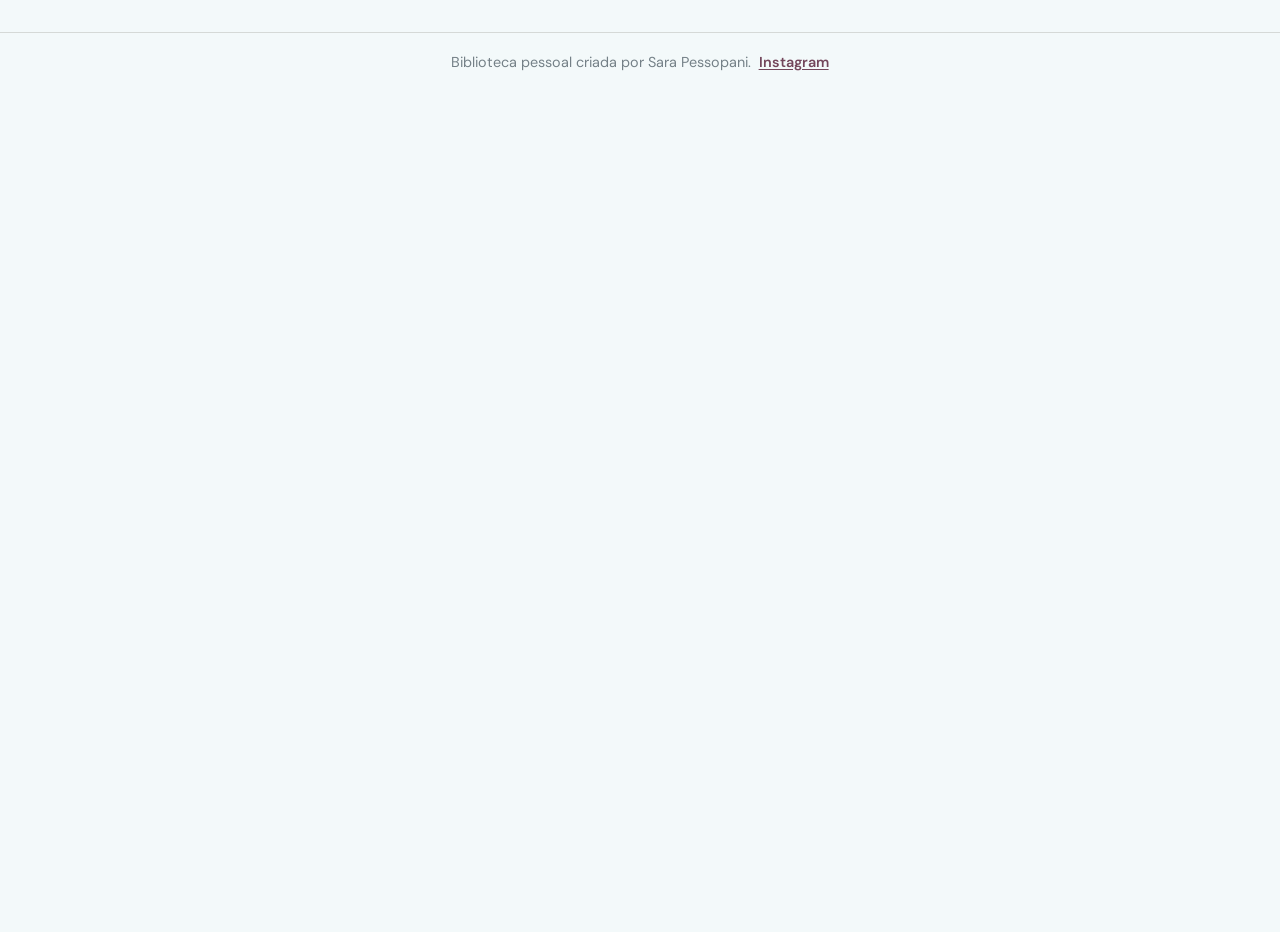
<file: index.html>
<!doctype html>
<html lang="pt-BR">
  <head>
    <meta charset="UTF-8" />
    <meta name="viewport" content="width=device-width, initial-scale=1.0" />
    <meta name="theme-color" content="#f3f9fa" />
    <meta
      name="description"
      content="Explore uma biblioteca pessoal de livros de fantasia, dark fantasy, romances, ficção e clássicos. Descubra histórias e encontre sua próxima leitura."
    />
    <title>Estante da Sara | Biblioteca de livros, fantasia e ficção</title>
    <link rel="canonical" href="https://consienciaelivros.com.br/" />
    <meta property="og:type" content="website" />
    <meta property="og:locale" content="pt_BR" />
    <meta property="og:site_name" content="Estante da Sara" />
    <meta property="og:title" content="Estante da Sara | Biblioteca de livros, fantasia e ficção" />
    <meta
      property="og:description"
      content="Explore uma biblioteca pessoal de livros de fantasia, dark fantasy, romances, ficção e clássicos. Descubra histórias e encontre sua próxima leitura."
    />
    <meta property="og:url" content="https://consienciaelivros.com.br/" />
    <meta property="og:image" content="https://consienciaelivros.com.br/icon-512.png" />
    <meta property="og:image:width" content="512" />
    <meta property="og:image:height" content="512" />
    <meta property="og:image:alt" content="Monograma da Estante da Sara" />
    <meta name="twitter:card" content="summary" />
    <meta name="twitter:title" content="Estante da Sara | Biblioteca de livros, fantasia e ficção" />
    <meta
      name="twitter:description"
      content="Explore uma biblioteca pessoal de livros de fantasia, dark fantasy, romances, ficção e clássicos. Descubra histórias e encontre sua próxima leitura."
    />
    <meta name="twitter:image" content="https://consienciaelivros.com.br/icon-512.png" />
    <script type="application/ld+json">
      {
        "@context": "https://schema.org",
        "@graph": [
          {
            "@type": "Person",
            "@id": "https://consienciaelivros.com.br/#person",
            "name": "Sara Pessopani",
            "url": "https://consienciaelivros.com.br/",
            "sameAs": ["https://www.instagram.com/consienciaelivros/"]
          },
          {
            "@type": "WebSite",
            "@id": "https://consienciaelivros.com.br/#website",
            "url": "https://consienciaelivros.com.br/",
            "name": "Estante da Sara",
            "description": "Biblioteca pessoal de livros de fantasia, dark fantasy, romances, ficção e clássicos.",
            "publisher": {
              "@id": "https://consienciaelivros.com.br/#person"
            },
            "inLanguage": "pt-BR"
          },
          {
            "@type": "WebPage",
            "@id": "https://consienciaelivros.com.br/#webpage",
            "url": "https://consienciaelivros.com.br/",
            "name": "Estante da Sara | Biblioteca de livros, fantasia e ficção",
            "description": "Explore uma biblioteca pessoal de livros de fantasia, dark fantasy, romances, ficção e clássicos.",
            "isPartOf": {
              "@id": "https://consienciaelivros.com.br/#website"
            },
            "about": {
              "@id": "https://consienciaelivros.com.br/#person"
            },
            "inLanguage": "pt-BR"
          }
        ]
      }
    </script>
    <link rel="icon" type="image/svg+xml" href="./assets/favicon-BG13ILyK.svg" />
    <link rel="icon" type="image/png" sizes="32x32" href="./favicon-32x32.png" />
    <link rel="icon" type="image/png" sizes="16x16" href="./favicon-16x16.png" />
    <link rel="shortcut icon" href="./favicon.ico" />
    <link rel="apple-touch-icon" sizes="180x180" href="./assets/apple-touch-icon-r-zk615V.png" />
    <link rel="manifest" href="./site.webmanifest" />
    <script type="module" crossorigin src="./assets/main-Cdmb_Xda.js"></script>
    <link rel="stylesheet" crossorigin href="./assets/main-D-E0NVyD.css">
    <link rel="stylesheet" href="./seo-author.css" />
    <link rel="stylesheet" href="./home-appearance.css?v=2" />
    <script type="module" src="./home-appearance.js?v=2"></script>
  </head>
  <body>
    <div id="root" data-admin="false" data-home="true"></div>
    <footer class="seo-author-footer">
      Biblioteca pessoal criada por Sara Pessopani.
      <a href="https://www.instagram.com/consienciaelivros/" rel="me">Instagram</a>
    </footer>
    <noscript>
      <main>
        <h1>Biblioteca de livros de fantasia, romances, ficção e clássicos</h1>
        <p>
          Sou uma leitora apaixonada por histórias, mundos fantásticos e personagens
          que continuam vivendo na cabeça mesmo depois que a última página termina.
          Minha biblioteca reúne fantasia, dark fantasy, ficção, romances, clássicos
          e histórias que deixam uma marca. Gosto especialmente de livros que criam
          mundos próprios, daqueles em que é fácil esquecer por algumas horas que
          existe um mundo lá fora.
        </p>
        <p>
          Além de ler, gosto de viajar, conhecer culturas diferentes e descobrir
          novos lugares. Cada história também é uma forma de viajar. Este espaço
          nasceu para reunir minha biblioteca, registrar minhas leituras e
          compartilhar esse universo com quem acredita que uma boa história nunca
          termina exatamente quando fechamos o livro.
        </p>
        <a href="./biblioteca.html">Explore o acervo da Estante da Sara</a>
      </main>
    </noscript>
  </body>
</html>
</file>
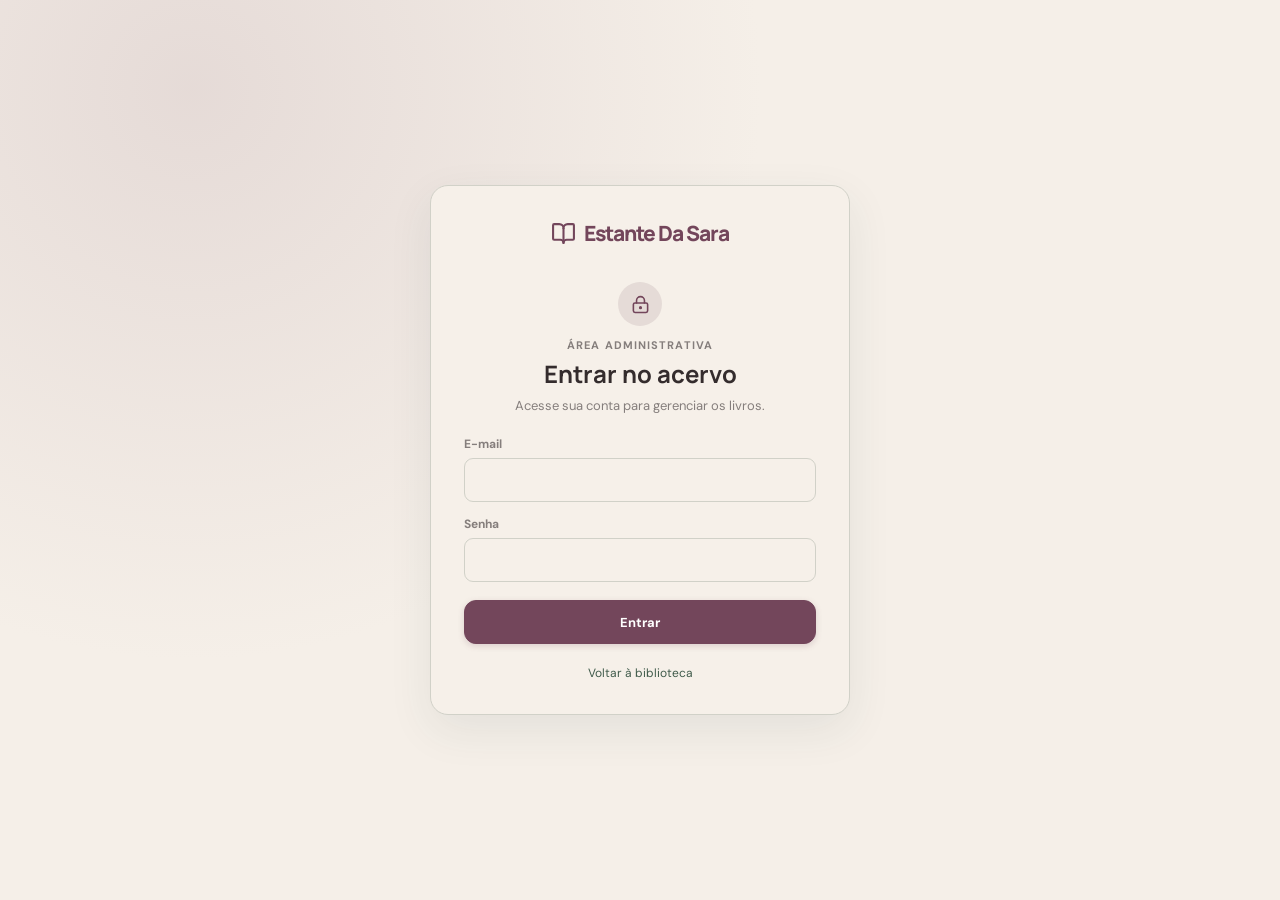
<file: admin.html>
<!doctype html>
<html lang="pt-BR">
  <head>
    <meta charset="UTF-8" />
    <meta name="viewport" content="width=device-width, initial-scale=1.0" />
    <meta name="theme-color" content="#f3f9fa" />
    <title>Acesso administrativo | Estante Da Sara</title>
    <link rel="icon" type="image/svg+xml" href="./assets/favicon-BG13ILyK.svg" />
    <link rel="icon" type="image/png" sizes="32x32" href="./favicon-32x32.png" />
    <link rel="icon" type="image/png" sizes="16x16" href="./favicon-16x16.png" />
    <link rel="shortcut icon" href="./favicon.ico" />
    <link rel="apple-touch-icon" sizes="180x180" href="./assets/apple-touch-icon-r-zk615V.png" />
    <link rel="manifest" href="./site.webmanifest" />
    <script type="module" crossorigin src="./assets/main-Cdmb_Xda.js"></script>
    <link rel="stylesheet" crossorigin href="./assets/main-D-E0NVyD.css">
  </head>
  <body>
    <div id="root" data-login="true"></div>
  </body>
</html>
</file>
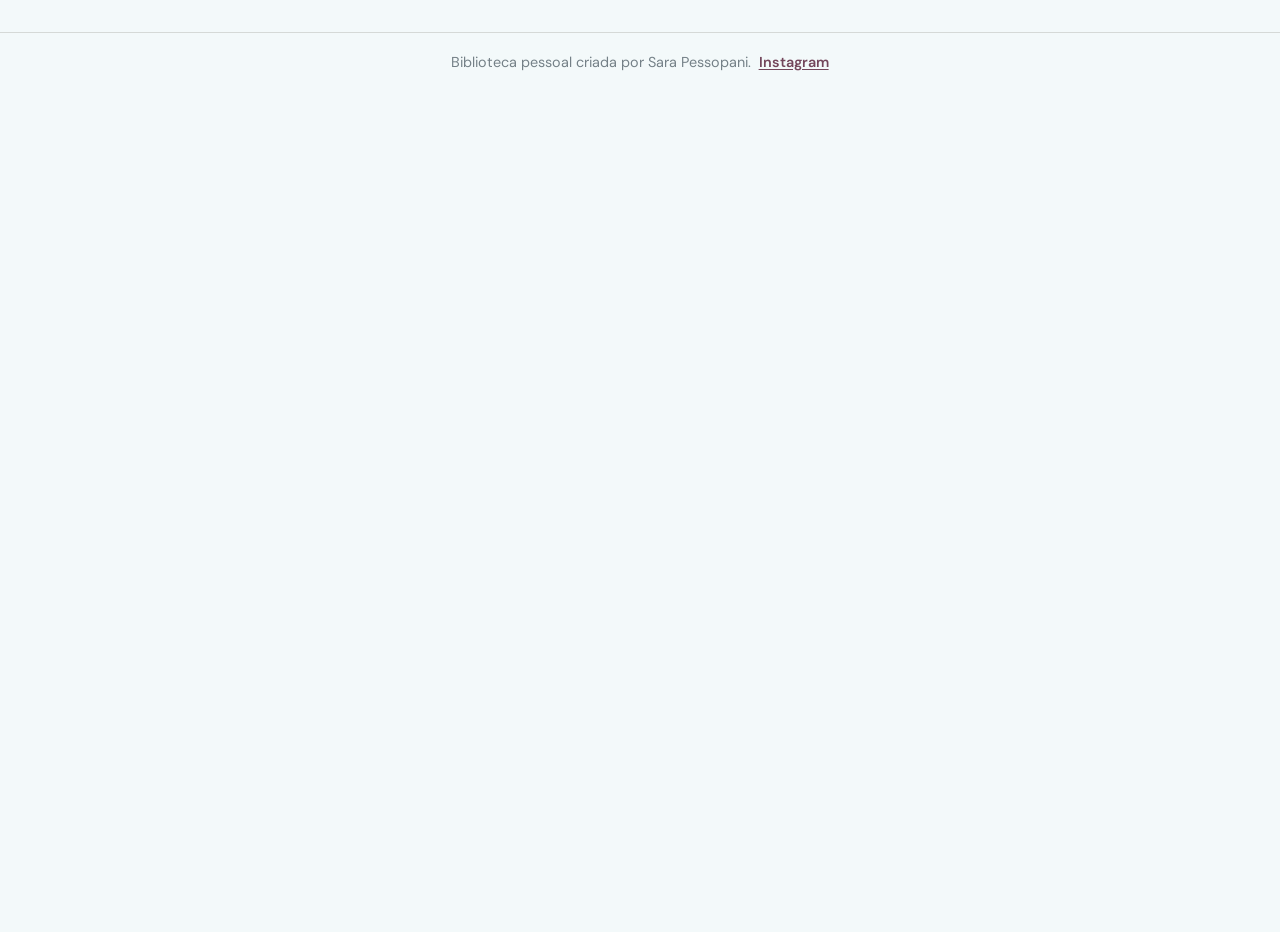
<file: biblioteca.html>
<!doctype html>
<html lang="pt-BR">
  <head>
    <meta charset="UTF-8" />
    <meta name="viewport" content="width=device-width, initial-scale=1.0" />
    <meta name="theme-color" content="#f3f9fa" />
    <meta
      name="description"
      content="Explore o acervo pessoal de livros de fantasia, dark fantasy, romances, ficção e clássicos. Pesquise títulos, autores e gêneros."
    />
    <title>Biblioteca de livros | Fantasia, romances e ficção</title>
    <link rel="canonical" href="https://consienciaelivros.com.br/biblioteca.html" />
    <meta property="og:type" content="website" />
    <meta property="og:locale" content="pt_BR" />
    <meta property="og:site_name" content="Estante da Sara" />
    <meta property="og:title" content="Biblioteca de livros | Fantasia, romances e ficção" />
    <meta
      property="og:description"
      content="Explore o acervo pessoal de livros de fantasia, dark fantasy, romances, ficção e clássicos. Pesquise títulos, autores e gêneros."
    />
    <meta property="og:url" content="https://consienciaelivros.com.br/biblioteca.html" />
    <meta property="og:image" content="https://consienciaelivros.com.br/icon-512.png" />
    <meta property="og:image:width" content="512" />
    <meta property="og:image:height" content="512" />
    <meta property="og:image:alt" content="Monograma da Estante da Sara" />
    <meta name="twitter:card" content="summary" />
    <meta name="twitter:title" content="Biblioteca de livros | Fantasia, romances e ficção" />
    <meta
      name="twitter:description"
      content="Explore o acervo pessoal de livros de fantasia, dark fantasy, romances, ficção e clássicos. Pesquise títulos, autores e gêneros."
    />
    <meta name="twitter:image" content="https://consienciaelivros.com.br/icon-512.png" />
    <script type="application/ld+json">
      {
        "@context": "https://schema.org",
        "@type": "CollectionPage",
        "@id": "https://consienciaelivros.com.br/biblioteca.html#webpage",
        "url": "https://consienciaelivros.com.br/biblioteca.html",
        "name": "Biblioteca de livros | Fantasia, romances e ficção",
        "description": "Explore o acervo pessoal de livros de fantasia, dark fantasy, romances, ficção e clássicos.",
        "isPartOf": {
          "@id": "https://consienciaelivros.com.br/#website"
        },
        "publisher": {
          "@id": "https://consienciaelivros.com.br/#person"
        },
        "inLanguage": "pt-BR"
      }
    </script>
    <link rel="icon" type="image/svg+xml" href="./assets/favicon-BG13ILyK.svg" />
    <link rel="icon" type="image/png" sizes="32x32" href="./favicon-32x32.png" />
    <link rel="icon" type="image/png" sizes="16x16" href="./favicon-16x16.png" />
    <link rel="shortcut icon" href="./favicon.ico" />
    <link rel="apple-touch-icon" sizes="180x180" href="./assets/apple-touch-icon-r-zk615V.png" />
    <link rel="manifest" href="./site.webmanifest" />
    <script type="module" crossorigin src="./assets/main-Cdmb_Xda.js"></script>
    <link rel="stylesheet" crossorigin href="./assets/main-D-E0NVyD.css">
    <link rel="stylesheet" href="./seo-author.css" />
    <link rel="stylesheet" href="./catalog-search.css" />
    <script type="module" src="./catalog-search.js"></script>
  </head>
  <body>
    <div id="root" data-admin="false"></div>
    <footer class="seo-author-footer">
      Biblioteca pessoal criada por Sara Pessopani.
      <a href="https://www.instagram.com/consienciaelivros/" rel="me">Instagram</a>
    </footer>
    <noscript>
      <main>
        <h1>Acervo de livros de fantasia, romances, ficção e clássicos</h1>
        <p>Explore a biblioteca pessoal e pesquise títulos, autores e gêneros.</p>
        <a href="./index.html">Voltar à página inicial da Estante da Sara</a>
      </main>
    </noscript>
  </body>
</html>
</file>
<file: assets/main-D-E0NVyD.css>
@import"https://fonts.googleapis.com/css2?family=DM+Sans:wght@400;500;600;700&family=Manrope:wght@500;600;700;800&display=swap";:root{font-family:DM Sans,sans-serif;color:#222b30;background:#f3f9fa;font-synthesis:none;text-rendering:optimizeLegibility;-webkit-font-smoothing:antialiased;--ink: #252d32;--muted: #748087;--blue: #1686ad;--blue-dark: #086e91;--pale-blue: #eaf5f7;--line: #e6eaeb;--surface: #fff;--highlight: #e9f3f5;--surface-alt: #f0f5f5;--button-text: #fff;--danger: #ae443c;--success: #3f755c;--shadow: 0 4px 16px rgba(31, 50, 58, .09)}.app-shell[data-theme],.auth-screen[data-theme]{--blue: var(--theme-primary);--blue-dark: var(--theme-secondary);--ink: var(--theme-ink);--muted: var(--theme-muted, color-mix(in srgb, var(--theme-ink) 58%, var(--theme-background)));--pale-blue: var(--theme-highlight, color-mix(in srgb, var(--theme-primary) 12%, var(--theme-background)));--line: var(--theme-border, color-mix(in srgb, var(--theme-secondary) 20%, var(--theme-background)));--surface: var(--theme-surface, color-mix(in srgb, var(--theme-background) 94%, white));--highlight: var(--theme-highlight, color-mix(in srgb, var(--theme-primary) 12%, var(--theme-background)));--surface-alt: var(--theme-subtle, color-mix(in srgb, var(--theme-primary) 6%, var(--theme-background)));--button-text: var(--theme-button-text, #fff);--danger: var(--theme-danger, #ae443c);--success: var(--theme-success, #3f755c);color-scheme:light;color:var(--theme-ink);background-color:var(--theme-background)}.app-shell[data-theme=vitoriano],.auth-screen[data-theme=vitoriano]{--theme-primary: #73465b;--theme-secondary: #3f5a4a;--theme-background: #f5efe8;--theme-ink: #342c2d}.app-shell[data-theme=gold],.auth-screen[data-theme=gold]{--theme-primary: #946c18;--theme-secondary: #ceaa52;--theme-background: #fff8e6;--theme-ink: #3d321c}.app-shell[data-theme=gotico],.auth-screen[data-theme=gotico]{--theme-primary: #593c71;--theme-secondary: #873f52;--theme-background: #f3edf6;--theme-ink: #302a35}.app-shell[data-theme=sombrio],.auth-screen[data-theme=sombrio]{--theme-primary: #4e4a52;--theme-secondary: #85808a;--theme-background: #ebe9ec;--theme-ink: #2e2c31}.app-shell[data-theme=rock],.auth-screen[data-theme=rock]{--theme-primary: #b5413f;--theme-secondary: #354454;--theme-background: #f1f2f3;--theme-ink: #26292d}.app-shell[data-theme=jardim-secreto],.auth-screen[data-theme=jardim-secreto]{--theme-primary: #3f755c;--theme-secondary: #a4bc87;--theme-background: #f1f5e8;--theme-ink: #283a30}.app-shell[data-theme=oceano],.auth-screen[data-theme=oceano]{--theme-primary: #167d91;--theme-secondary: #53b5b1;--theme-background: #eaf7f6;--theme-ink: #233b43}.app-shell[data-theme] .home-intro,.app-shell[data-theme] .overview-count,.app-shell[data-theme] .editor-modal{background-color:var(--surface)}.app-shell[data-theme] .category-button.selected,.app-shell[data-theme] .category-button:hover{color:var(--blue-dark)}.app-shell[data-theme] .brand,.app-shell[data-theme] .bottom-nav [aria-current=page]{color:var(--blue)}*{box-sizing:border-box}body{margin:0;min-width:320px;min-height:100vh;background:#f3f9fa}button,input,select,textarea{font:inherit}button,a{-webkit-tap-highlight-color:transparent}button{color:inherit}a{color:inherit;text-decoration:none}button:focus-visible,a:focus-visible,input:focus-visible,select:focus-visible,textarea:focus-visible{outline:3px solid #6fc5de;outline-offset:2px}.app-shell{min-height:100vh;padding-bottom:88px;background-color:var(--theme-background, #f3f9fa);background-size:cover;background-position:center;background-attachment:fixed}.topbar{height:88px;display:grid;grid-template-columns:1fr auto 1fr;align-items:center;gap:16px;max-width:1240px;margin:auto;padding:0 28px}.avatar-link{width:42px;height:42px;display:inline-flex;align-items:center}.avatar{width:42px;height:42px;border-radius:50%;object-fit:cover;border:1px solid var(--line)}.avatar-fallback{display:grid;place-items:center;color:var(--blue);background:var(--highlight)}.avatar-brand-mark{width:28px;height:28px;display:block;border:0;border-radius:8px}.brand{font:800 28px/1 Manrope,sans-serif;letter-spacing:-.06em;color:var(--blue)}.brand span{font-weight:600}.icon-button{display:grid;place-items:center;border:1px solid transparent;background:transparent;cursor:pointer;transition:background .18s ease,border-color .18s ease,color .18s ease,transform .18s ease}.search-top{justify-self:end;width:42px;height:42px;color:var(--muted);border-radius:50%}.search-top:hover{background:var(--highlight);color:var(--blue)}.topbar-actions{justify-self:end;display:flex;align-items:center;gap:8px}.admin-link{padding:6px 9px;border:1px solid var(--line);border-radius:7px;color:var(--muted);font-size:10px;font-weight:700}.admin-link:hover{border-color:var(--blue-dark);color:var(--blue-dark)}.content{max-width:1240px;margin:0 auto;padding:12px 28px 32px}.home-content{width:min(1060px,100%);margin:0 auto;padding:clamp(32px,8vh,90px) 28px 30px}.home-intro{position:relative;display:flex;flex-wrap:wrap;align-items:center;gap:24px 34px;margin:0 0 30px;padding:30px 34px;overflow:visible;border:1px solid var(--line);border-radius:17px;background:var(--surface);box-shadow:var(--shadow)}.home-page .home-intro{min-height:min(76vh,780px);align-content:center;gap:25px 45px;margin:0;padding:clamp(32px,6vw,65px)}.home-page.has-background-image .home-intro{background:color-mix(in srgb,var(--surface) 10%,transparent)}.home-block{position:relative;min-width:0}.home-block-intro{flex:1 1 58%}.home-block-profile{flex:0 1 210px;display:flex;flex-direction:column;align-items:center;gap:13px}.home-block-catalog{flex:1 1 100%}.home-copy{max-width:780px}.home-page .home-copy{max-width:740px}.home-page .home-copy.has-background{border:1px solid color-mix(in srgb,var(--home-copy-ink) 12%,transparent);border-radius:18px;padding:clamp(16px,3vw,28px);background:color-mix(in srgb,var(--home-copy-background) var(--home-copy-opacity),transparent);color:var(--home-copy-ink);--ink: var(--home-copy-ink);--muted: color-mix(in srgb, var(--home-copy-ink) 72%, var(--home-copy-background));--blue-dark: var(--home-copy-ink);box-shadow:0 10px 28px #15272e16;-webkit-backdrop-filter:blur(8px);backdrop-filter:blur(8px)}.home-block-controls{position:absolute;z-index:2;top:0;right:0;display:flex;align-items:center;gap:3px;border:1px solid var(--line);border-radius:7px;padding:3px;background:var(--surface);box-shadow:var(--shadow)}.home-drag-handle,.home-order-button{width:34px;height:34px;display:grid;place-items:center;border:0;border-radius:7px;background:transparent;color:var(--ink);cursor:grab}.home-drag-handle{touch-action:none;-webkit-user-select:none;user-select:none}.home-drag-handle:disabled{opacity:.45;cursor:wait}.home-order-button{cursor:pointer}.home-order-button:hover,.home-drag-handle:hover{background:var(--highlight);color:var(--blue-dark)}.home-order-button:disabled{opacity:.35;cursor:default}.home-intro.is-editing .home-block{outline:1px dashed color-mix(in srgb,var(--blue) 48%,transparent);outline-offset:8px}.home-block.is-dragged{z-index:1;opacity:.76}.home-intro.is-editing .home-block{padding-top:42px}.brand-edit-field{min-width:0;display:grid;gap:2px;color:var(--muted);font-size:9px;font-weight:700}.brand-edit-field input{width:min(230px,26vw);min-width:0;border:1px solid var(--line);border-radius:7px;padding:5px 7px;background:var(--surface);color:var(--blue);font:800 16px/1.15 Manrope,sans-serif}.home-inline-field{min-width:0;display:grid;gap:5px;margin:9px 0;color:var(--muted);font-size:10px;font-weight:700}.home-inline-field input,.home-inline-field textarea{width:100%;min-width:0;border:1px solid var(--line);border-radius:9px;padding:10px 11px;background:var(--surface);color:var(--ink);font:500 14px/1.55 DM Sans,sans-serif}.home-inline-label{max-width:280px}.home-inline-label input{color:var(--blue-dark);font-size:11px;font-weight:700;letter-spacing:.1em;text-transform:uppercase}.home-inline-title textarea{font:800 clamp(24px,4vw,38px)/1.15 "Manrope",sans-serif;letter-spacing:-.04em}.home-inline-field textarea{resize:vertical}.home-inline-signoff{margin-top:15px}.home-edit-actions{flex:1 0 100%;display:flex;justify-content:flex-end;flex-wrap:wrap;gap:9px;padding-top:8px}.home-edit-actions .primary-button,.home-edit-actions .secondary-button{min-height:44px}.home-custom-block{flex:1 1 min(260px,100%);min-width:0;padding:20px;border:1px solid var(--line);border-radius:15px;background:linear-gradient(180deg,color-mix(in srgb,var(--blue) 7%,var(--surface)),color-mix(in srgb,var(--surface) 96%,var(--theme-background)))}.home-custom-content{color:var(--ink);font-size:14px;line-height:1.7}.home-custom-content p{margin:0 0 8px}.home-custom-content a{color:var(--blue);text-decoration:underline}.custom-home-builder{display:grid;gap:12px;margin:18px 0 0;border:1px solid var(--line);border-radius:14px;padding:16px;background:var(--surface)}.custom-home-builder legend{padding:0 6px;color:var(--blue-dark);font-size:12px;font-weight:700;letter-spacing:.08em;text-transform:uppercase}.custom-home-section-list{display:grid;gap:12px}.custom-home-section-card{display:grid;gap:10px;border:1px solid var(--line);border-radius:12px;padding:12px;background:var(--surface-alt)}.custom-home-section-header{display:flex;align-items:center;justify-content:space-between;gap:12px}.custom-home-section-card label{display:grid;gap:6px;color:var(--ink);font-size:12px;font-weight:600}.custom-home-section-card input,.custom-home-section-card textarea,.custom-home-section-card select{width:100%;border:1px solid var(--line);border-radius:10px;padding:10px 11px;background:var(--surface);color:var(--ink)}.custom-home-section-card textarea{resize:vertical;min-height:110px}.home-copy h1{margin:6px 0 12px;color:var(--ink);font:800 clamp(25px,4vw,39px)/1.13 "Manrope",sans-serif;letter-spacing:-.04em}.home-copy>p:not(.eyebrow){max-width:700px;margin:0 0 9px;color:var(--muted);font-size:13px;line-height:1.65}.home-signoff{margin-top:15px!important;color:var(--blue-dark)!important;font-weight:700}.home-photo{width:155px;height:155px;flex:0 0 auto;border:5px solid var(--highlight);border-radius:50%;object-fit:cover}.home-page .home-photo{width:clamp(145px,19vw,220px);height:clamp(145px,19vw,220px);box-shadow:0 9px 30px #253e481e}.home-social-links{display:grid;justify-items:center;gap:3px}.home-social-links .social-link{margin:3px 0}.home-catalog-link{justify-self:start}.overview{min-height:115px;display:grid;grid-template-columns:minmax(210px,285px) 1fr;gap:24px;align-items:center}.overview-count{min-height:94px;display:flex;align-items:center;gap:15px;padding:18px 20px;border:1px solid var(--line);border-radius:15px;background:var(--surface);box-shadow:var(--shadow);color:var(--blue)}.overview-count>div{min-width:0}.eyebrow{margin:0 0 4px;color:var(--muted);font-size:11px;font-weight:700;letter-spacing:.1em;text-transform:uppercase}.overview-count h1{margin:0;color:var(--ink);font:700 20px/1.2 Manrope,sans-serif}.overview-count h1 span{margin-left:5px;color:var(--muted);font-weight:600}.category-scroll{display:flex;justify-content:space-around;align-items:center;gap:7px;min-width:0;overflow-x:auto;padding:4px 0;scrollbar-width:thin}.category-button{flex:1 0 70px;min-width:66px;display:flex;flex-direction:column;align-items:center;gap:6px;border:1px solid transparent;border-radius:14px;padding:8px 5px;background:transparent;color:var(--ink);font-size:12px;cursor:pointer;transition:background .18s ease,border-color .18s ease,color .18s ease}.category-button:hover{background:var(--highlight);color:var(--blue-dark)}.category-button.selected{border-color:color-mix(in srgb,var(--blue) 24%,var(--line));background:color-mix(in srgb,var(--blue) 9%,var(--surface));color:var(--blue-dark)}.app-shell.has-background-image .category-scroll{border:1px solid color-mix(in srgb,var(--line) 78%,transparent);border-radius:15px;padding:7px;background:color-mix(in srgb,var(--surface) 88%,transparent);-webkit-backdrop-filter:blur(8px);backdrop-filter:blur(8px)}.app-shell.has-background-image .category-button{color:var(--ink)}.app-shell.has-background-image .category-button:hover,.app-shell.has-background-image .category-button.selected{background:color-mix(in srgb,var(--blue) 11%,var(--surface));color:var(--blue-dark)}.category-label{display:inline-flex;align-items:center;justify-content:center;gap:4px}.category-label small{min-width:17px;border-radius:999px;padding:1px 5px;background:var(--highlight);color:var(--muted);font-size:10px;font-weight:700;line-height:1.4}.category-button.selected .category-label small{background:var(--blue);color:#fff}.bookmark-icon{position:relative;width:46px;height:64px;display:grid;place-items:center;padding-bottom:5px;color:#fff;filter:drop-shadow(0 3px 2px #22333b30);transition:transform .18s ease,filter .18s ease}.bookmark-shape{position:absolute;top:0;right:0;bottom:0;left:0;width:100%;height:100%;overflow:visible;filter:drop-shadow(0 1px 0 #fff2)}.bookmark-depth{fill:color-mix(in srgb,var(--bookmark-color) 58%,#252d32)}.bookmark-body{stroke:color-mix(in srgb,var(--bookmark-color) 78%,#252d32);stroke-width:.8}.bookmark-gloss{pointer-events:none}.bookmark-glint{fill:none;stroke:#fff;stroke-width:1.4;stroke-linecap:round;opacity:.58}.bookmark-symbol{position:relative;top:-2px;width:19px;height:19px;stroke-width:2;filter:drop-shadow(0 1px 1px #0003)}.bookmark-symbol.is-favorite{fill:#fff;stroke:#fff}.bookmark-symbol.is-upright,.cover-ribbon-symbol.is-upright{transform:rotate(-45deg)}.category-button:hover .bookmark-icon,.category-button.selected .bookmark-icon{transform:translateY(-2px);filter:drop-shadow(0 5px 4px #22333b38)}.category-button:active .bookmark-icon{transform:translateY(0) scale(.96)}.admin-actions{display:flex;flex-wrap:wrap;align-items:center;gap:9px;margin:17px 0 22px}.primary-button,.secondary-button,.tool-button{min-height:44px;display:inline-flex;align-items:center;justify-content:center;gap:9px;border-radius:12px;padding:0 16px;font-weight:700;font-size:13px;cursor:pointer;transition:background .18s ease,border-color .18s ease,color .18s ease,box-shadow .18s ease,transform .18s ease}.primary-button{border:1px solid var(--blue);background:var(--blue);color:var(--button-text);box-shadow:0 2px 6px color-mix(in srgb,var(--blue) 20%,transparent)}.primary-button:hover{background:var(--blue-dark);box-shadow:0 4px 10px color-mix(in srgb,var(--blue) 24%,transparent);transform:translateY(-1px)}.primary-button:disabled{opacity:.65;cursor:wait;transform:none}.secondary-button,.tool-button{border:1px solid var(--line);background:var(--surface);color:var(--ink)}.primary-button>svg,.secondary-button>svg,.tool-button>svg{stroke-width:1.9}.secondary-button:hover,.tool-button:hover,.tool-button.active{border-color:var(--blue-dark);background:var(--highlight);color:var(--blue-dark)}.tool-button span{white-space:nowrap}.search-external{min-width:200px;flex:1 1 250px;height:42px;display:flex;align-items:center;border:1px solid var(--line);border-radius:10px;background:var(--surface);color:var(--muted)}.search-external label{display:grid;place-items:center;width:42px}.search-external input{width:100%;min-width:0;height:100%;border:0;outline:0;background:transparent;color:var(--ink);font-size:13px}.search-external>button{width:42px;height:40px;display:grid;place-items:center;border:0;background:transparent;color:var(--blue);cursor:pointer}.catalog{margin-top:23px}.catalog-heading{display:flex;align-items:center;justify-content:flex-end;gap:15px;margin:0 0 19px;padding:0 0 13px;border-bottom:1px solid var(--line)}.catalog-tools{position:relative;display:flex;align-items:center;gap:8px}.search-field{width:0;height:40px;display:flex;align-items:center;gap:8px;overflow:hidden;border:0 solid var(--line);border-radius:9px;background:var(--surface);color:var(--muted);transition:width .2s ease,border-width .2s ease,padding .2s ease}.search-field.open{width:min(330px,48vw);border-width:1px;padding:0 10px}.search-field input{width:100%;min-width:0;border:0;outline:0;background:transparent;font-size:13px;color:var(--ink)}.search-field button{display:grid;place-items:center;padding:3px;border:0;background:none;cursor:pointer}.filter-trigger{min-height:40px;padding:0 10px}.filter-trigger small{min-width:18px;border-radius:20px;background:var(--blue);color:#fff;font-size:10px}.filter-popover{position:absolute;z-index:20;top:48px;right:0;width:min(290px,90vw);max-height:min(620px,calc(100vh - 110px));display:grid;gap:12px;overflow-y:auto;padding:15px;border:1px solid var(--line);border-radius:13px;background:var(--surface);box-shadow:0 12px 35px #25363b26}.popover-title{display:flex;justify-content:space-between;align-items:center;font-size:14px}.popover-title button{border:0;background:transparent;cursor:pointer}.filter-popover label,.form-grid label,.form-label{display:grid;gap:5px;color:var(--ink);font-size:12px;font-weight:700}.filter-popover select,.form-grid input,.form-grid select,.form-grid textarea{width:100%;min-height:40px;border:1px solid var(--line);border-radius:8px;padding:8px 10px;background:var(--surface);color:var(--ink);font-size:13px}.form-grid textarea{resize:vertical}.clear-filters,.text-button{justify-self:start;border:0;padding:2px 0;background:none;color:var(--blue-dark);font-size:12px;font-weight:700;cursor:pointer}.book-grid{display:grid;grid-template-columns:repeat(auto-fill,minmax(138px,1fr));gap:25px 18px;margin:0;padding:0;list-style:none}.book-card{min-width:0}.app-shell.has-background-image .book-card{overflow:hidden;border:1px solid color-mix(in srgb,var(--line) 80%,transparent);border-radius:12px;padding-bottom:10px;background:color-mix(in srgb,var(--surface) 92%,transparent);box-shadow:0 8px 24px #15272e18;-webkit-backdrop-filter:blur(6px);backdrop-filter:blur(6px)}.cover-wrap{position:relative;aspect-ratio:2 / 3;overflow:hidden;border-radius:9px;background:var(--surface-alt);box-shadow:0 4px 11px #34474c25}.book-cover{width:100%;height:100%;display:block;object-fit:cover;transition:transform .25s ease}.book-card:hover .book-cover{transform:scale(1.025)}.cover-details-button{position:absolute;z-index:0;top:0;right:0;bottom:0;left:0;width:100%;height:100%;border:0;padding:0;background:transparent;cursor:pointer}.cover-details-button:focus-visible{outline:3px solid var(--blue);outline-offset:-3px}.cover-ribbons{position:absolute;z-index:1;top:4px;left:7px;width:calc(100% - 14px);display:flex;flex-wrap:wrap;align-items:start;gap:2px;pointer-events:none}.cover-ribbon{--bookmark-color: #5a8ca9;position:relative;width:21px;height:30px;flex:0 0 21px;display:grid;place-items:start center;color:#fff;filter:drop-shadow(0 2px 2px #0004)}.cover-ribbon-shape{position:absolute;top:0;right:0;bottom:0;left:0;width:100%;height:100%;overflow:visible}.cover-ribbon-symbol{position:relative;z-index:1;width:10px;height:10px;margin-top:5px;stroke-width:2;filter:drop-shadow(0 1px 1px #0003)}.cover-ribbon-symbol.is-favorite{fill:currentColor;stroke:currentColor}.edit-cover-button{position:absolute;z-index:2;right:7px;bottom:7px;width:31px;height:31px;display:grid;place-items:center;border:0;border-radius:50%;background:var(--surface);color:var(--blue-dark);box-shadow:0 2px 7px #0002;cursor:pointer}.book-info{padding:8px 1px 0}.book-title-row h3{margin:0;overflow:hidden;display:-webkit-box;-webkit-box-orient:vertical;-webkit-line-clamp:2;color:var(--ink);font-size:13px;font-weight:700;line-height:1.35}.book-title-link{border:0;padding:0;background:none;color:inherit;font:inherit;text-align:left;cursor:pointer}.book-title-link:hover{color:var(--blue-dark);text-decoration:underline;text-underline-offset:2px}.book-author{margin:3px 0 0;overflow:hidden;color:var(--muted);font-size:12px;line-height:1.35;text-overflow:ellipsis;white-space:nowrap}.book-genre{margin:4px 0 0;overflow:hidden;color:var(--muted);font-size:10px;text-overflow:ellipsis;white-space:nowrap}.rating-stars{display:flex;gap:2px;margin-top:5px;color:#e7b84e}.book-review{margin:6px 0 0;overflow:hidden;display:-webkit-box;-webkit-box-orient:vertical;-webkit-line-clamp:2;color:var(--muted);font-size:10px;line-height:1.4}.card-admin-actions{display:flex;align-items:center;gap:5px;margin-top:8px;padding-top:6px;border-top:1px solid var(--line)}.card-bookmark-menu{position:relative;min-width:0;flex:1}.card-bookmark-menu summary{overflow:hidden;height:30px;border:1px solid var(--line);border-radius:7px;padding:7px 5px;color:var(--muted);background:var(--surface);font-size:10px;line-height:14px;text-overflow:ellipsis;white-space:nowrap;cursor:pointer}.card-bookmark-menu>div{position:absolute;z-index:5;bottom:35px;left:0;width:max-content;max-width:180px;display:grid;gap:6px;border:1px solid var(--line);border-radius:9px;padding:9px;background:var(--surface);box-shadow:0 8px 20px #25363b26}.card-bookmark-menu label{display:flex;align-items:center;gap:6px;font-size:11px;cursor:pointer}.card-admin-actions button{width:30px;height:30px;display:grid;place-items:center;border:0;border-radius:7px;background:var(--surface-alt);color:var(--muted);cursor:pointer}.card-admin-actions button:last-child:hover{background:color-mix(in srgb,var(--danger) 12%,var(--surface));color:var(--danger)}.empty-state,.error-state{min-height:260px;display:flex;flex-direction:column;align-items:center;justify-content:center;gap:11px;border:1px dashed var(--line);border-radius:15px;padding:30px;color:var(--muted);text-align:center}.app-shell.has-background-image .empty-state,.app-shell.has-background-image .error-state{background:color-mix(in srgb,var(--surface) 93%,transparent);box-shadow:0 12px 32px #15272e18;-webkit-backdrop-filter:blur(8px);backdrop-filter:blur(8px)}.empty-state h3{margin:0;color:var(--ink);font:700 18px Manrope,sans-serif}.empty-state p{margin:0 0 7px;font-size:13px}.error-state{min-height:140px;color:var(--danger)}.error-state button{border:0;background:transparent;color:var(--blue-dark);font-weight:700;cursor:pointer}.social-link{display:inline-flex;align-items:center;gap:7px;margin:26px auto 5px;color:var(--blue-dark);font-size:12px;font-weight:700}.social-brand-icon{width:16px;height:16px;flex:0 0 auto;object-fit:contain}.footer-links{display:flex;flex-wrap:wrap;align-items:center;justify-content:center;gap:8px 14px}.footer-links .social-link{margin:26px 0 5px}.bottom-nav{position:fixed;z-index:30;right:0;bottom:0;left:0;min-height:68px;display:flex;justify-content:center;gap:min(13vw,100px);padding:8px 16px max(8px,env(safe-area-inset-bottom));border-top:1px solid var(--line);background:color-mix(in srgb,var(--surface) 94%,transparent);-webkit-backdrop-filter:blur(14px);backdrop-filter:blur(14px)}.bottom-nav a,.bottom-nav button{min-width:56px;display:flex;flex-direction:column;align-items:center;justify-content:center;gap:3px;border:0;padding:2px 6px;background:none;color:var(--muted);font-size:10px;cursor:pointer}.bottom-nav-brand-mark{width:22px;height:22px;display:block;border-radius:7px}.bottom-nav [aria-current=page]{color:var(--blue);font-weight:700}.modal-backdrop{position:fixed;z-index:50;top:0;right:0;bottom:0;left:0;display:grid;place-items:center;overflow:auto;padding:18px;background:#1b292f80;-webkit-backdrop-filter:blur(3px);backdrop-filter:blur(3px)}.editor-modal{width:min(650px,100%);max-height:min(94vh,900px);overflow:auto;border-radius:17px;background:var(--surface);box-shadow:0 20px 60px #1b2c343d}.modal-header{position:sticky;z-index:2;top:0;display:flex;align-items:center;justify-content:space-between;padding:19px 22px;border-bottom:1px solid var(--line);background:var(--surface)}.modal-header h2{margin:1px 0 0;font:700 20px Manrope,sans-serif}.modal-header>button{width:36px;height:36px;display:grid;place-items:center;border:0;border-radius:50%;background:var(--surface-alt);color:var(--ink);cursor:pointer}.book-detail-backdrop{position:fixed;z-index:55;top:0;right:0;bottom:0;left:0;display:grid;place-items:center;overflow:auto;padding:24px 76px;background:#1b292f80;-webkit-backdrop-filter:blur(5px);backdrop-filter:blur(5px)}.book-detail-modal{width:min(820px,100%);max-height:min(88vh,760px);overflow:auto;border:1px solid color-mix(in srgb,var(--line) 75%,white);border-radius:20px;background:var(--surface);box-shadow:0 25px 80px #1b2c3450}.book-detail-header{position:sticky;z-index:2;top:0;display:flex;justify-content:space-between;align-items:center;padding:14px 19px;border-bottom:1px solid var(--line);background:color-mix(in srgb,var(--surface) 95%,transparent);-webkit-backdrop-filter:blur(12px);backdrop-filter:blur(12px)}.book-detail-header .eyebrow{margin:0}.book-detail-header .eyebrow span{margin-left:8px;font-weight:500;letter-spacing:0;text-transform:none}.book-detail-header>button{width:36px;height:36px;display:grid;place-items:center;border:0;border-radius:50%;background:var(--surface-alt);color:var(--ink);cursor:pointer}.book-detail-content{display:grid;grid-template-columns:minmax(180px,.72fr) minmax(0,1.5fr);gap:clamp(20px,4vw,38px);padding:clamp(20px,4vw,38px)}.book-detail-cover-wrap{align-self:start;overflow:hidden;border-radius:12px;background:var(--surface-alt);box-shadow:0 12px 28px #26394126}.book-detail-cover-wrap img{width:100%;max-height:480px;display:block;object-fit:contain}.book-detail-main>.eyebrow{margin-bottom:8px;letter-spacing:.06em}.book-detail-main h2{margin:0;color:var(--ink);font:700 clamp(22px,3vw,32px)/1.15 "Manrope",sans-serif}.book-detail-author{margin:8px 0 0;color:var(--muted);font-size:15px}.book-detail-rating{display:flex;align-items:center;gap:3px;margin-top:14px;color:#e3b343}.book-detail-rating span{margin-left:6px;color:var(--muted);font-size:12px;font-weight:700}.book-detail-bookmarks{display:flex;flex-wrap:wrap;gap:6px;margin-top:14px}.book-detail-bookmarks span{display:inline-flex;align-items:center;gap:5px;border:1px solid color-mix(in srgb,var(--bookmark-color) 35%,var(--line));border-radius:999px;padding:5px 9px;background:color-mix(in srgb,var(--bookmark-color) 10%,var(--surface));color:color-mix(in srgb,var(--bookmark-color) 75%,#252d32);font-size:11px;font-weight:700}.book-detail-facts{display:grid;grid-template-columns:repeat(2,minmax(0,1fr));gap:10px;margin:20px 0 0}.book-detail-facts>div{min-width:0;border-radius:10px;padding:10px 12px;background:var(--surface-alt)}.book-detail-facts dt{margin-bottom:4px;color:var(--muted);font-size:10px;font-weight:700;letter-spacing:.04em;text-transform:uppercase}.book-detail-facts dd{margin:0;overflow-wrap:anywhere;color:var(--ink);font-size:12px;font-weight:600}.book-detail-comment{margin-top:18px;border-left:3px solid var(--blue);border-radius:0 10px 10px 0;padding:12px 15px;background:color-mix(in srgb,var(--highlight) 65%,var(--surface))}.book-detail-comment h3{margin:0 0 6px;color:var(--blue-dark);font-size:12px}.book-detail-comment p{margin:0;color:var(--ink);font-size:13px;line-height:1.65;white-space:pre-wrap;overflow-wrap:anywhere}.book-detail-nav{position:fixed;z-index:1;top:50%;width:46px;height:46px;display:grid;place-items:center;transform:translateY(-50%);border:1px solid #ffffff70;border-radius:50%;background:var(--surface);color:var(--blue-dark);box-shadow:0 6px 20px #15272e36;cursor:pointer;transition:transform .18s ease,opacity .18s ease}.book-detail-nav:hover:not(:disabled){transform:translateY(-50%) scale(1.08)}.book-detail-nav:disabled{opacity:.38;cursor:default}.book-detail-nav.previous{left:19px}.book-detail-nav.next{right:19px}.editor-modal form{padding:19px 22px 20px}.editor-cover-row{display:flex;align-items:center;gap:15px;margin:0 0 18px;color:var(--muted);font-size:12px}.editor-cover{position:relative;width:75px;height:112px;flex:0 0 auto}.editor-cover img{width:100%;height:100%;border-radius:8px;object-fit:cover;background:#edf4f5}.editor-cover button{position:absolute;right:-8px;bottom:-7px;width:31px;height:31px;display:grid;place-items:center;border:1px solid var(--line);border-radius:50%;background:var(--surface);color:var(--blue);cursor:pointer;box-shadow:0 2px 6px #0002}.form-grid{display:grid;grid-template-columns:repeat(2,minmax(0,1fr));gap:13px 12px}.form-grid .wide{grid-column:1 / -1}.bookmark-picker{min-width:0;margin:0;border:0;padding:0}.bookmark-picker legend{margin-bottom:7px;color:var(--ink);font-size:12px;font-weight:700}.bookmark-picker>div{display:grid;grid-template-columns:repeat(3,minmax(0,1fr));gap:7px}.bookmark-picker label{display:flex;align-items:center;gap:6px;min-width:0;border:1px solid var(--line);border-radius:8px;padding:8px;color:var(--ink);font-size:11px;cursor:pointer}.bookmark-picker input[type=checkbox],.card-bookmark-menu input[type=checkbox]{width:16px;min-width:16px;height:16px;min-height:16px;flex:0 0 16px;margin:0;padding:0;accent-color:var(--blue)}.language-field{display:grid;align-content:start;gap:8px}.language-field>label{display:grid;gap:5px;color:var(--ink);font-size:12px;font-weight:700}.custom-language summary{color:var(--blue-dark);font-size:11px;font-weight:700;cursor:pointer}.custom-language input{margin-top:7px}.rating-field{min-width:0;margin:0;border:0;padding:0}.rating-field legend{margin-bottom:6px;color:var(--ink);font-size:12px;font-weight:700}.rating-field span{display:flex;gap:4px}.rating-choice{display:grid;place-items:center;border:0;padding:0;background:transparent;color:#e5b449;cursor:pointer}.rating-field .rating-star:not(.is-filled){color:#ccd5d8}.rating-choice:focus-visible{outline:2px solid #6fc5de;outline-offset:2px}.rating-clear{margin-top:6px;font-size:11px}.modal-actions{display:flex;justify-content:flex-end;gap:9px;margin-top:20px;padding-top:15px;border-top:1px solid var(--line)}.profile-modal{width:min(520px,100%)}.profile-photo-editor{display:flex;align-items:center;gap:14px;margin-bottom:18px}.profile-photo-editor img{width:76px;height:76px;border-radius:50%;object-fit:cover;background:var(--pale-blue)}.favicon-editor{display:flex;align-items:center;gap:13px;margin:0 0 18px;border:1px solid var(--line);border-radius:10px;padding:11px;background:var(--surface-alt)}.favicon-preview{width:54px;height:54px;flex:0 0 54px;display:grid;place-items:center;overflow:hidden;border:1px solid var(--line);border-radius:11px;background:var(--surface)}.favicon-preview img{width:38px;height:38px;object-fit:contain}.favicon-editor-copy{min-width:0;display:grid;gap:5px}.favicon-editor-copy>strong{color:var(--ink);font-size:12px}.favicon-editor-copy>small{color:var(--muted);font-size:10px;line-height:1.4}.form-label{margin:0 0 16px}.form-label textarea{width:100%;min-height:130px;resize:vertical;border:1px solid var(--line);border-radius:8px;padding:9px 10px;background:var(--surface);color:var(--ink);font-size:13px;line-height:1.55}.theme-picker{min-width:0;margin:0 0 18px;border:0;border-top:1px solid var(--line);padding:14px 0 0}.theme-picker legend{margin-bottom:10px;color:var(--muted);font-size:12px;font-weight:700}.theme-options{display:grid;grid-template-columns:repeat(4,minmax(0,1fr));gap:8px}.theme-option{min-width:0;display:grid;justify-items:start;gap:6px;border:1px solid var(--line);border-radius:9px;padding:8px;color:var(--ink);font-size:10px;font-weight:700;cursor:pointer}.theme-option.selected{border-color:var(--blue);box-shadow:0 0 0 2px color-mix(in srgb,var(--blue) 18%,transparent)}.theme-option input{position:absolute;opacity:0;pointer-events:none}.theme-swatches{width:100%;display:flex;overflow:hidden;border:1px solid #00000012;border-radius:6px}.theme-swatches i{height:15px;flex:1}.theme-picker>p{margin:9px 0 0;color:var(--muted);font-size:11px}.palette-actions{margin-top:10px}.palette-editor{display:grid;gap:12px;margin-top:12px;border-top:1px solid var(--line);padding-top:12px}.palette-group{min-width:0;margin:0;border:0;padding:0}.palette-group legend{margin-bottom:7px;color:var(--ink);font-size:11px;font-weight:700}.palette-fields{display:grid;grid-template-columns:repeat(2,minmax(0,1fr));gap:7px}.palette-color-field{position:relative;min-width:0;min-height:43px;display:flex;align-items:center;justify-content:space-between;gap:8px;border:1px solid var(--line);border-radius:7px;padding:6px 7px;color:var(--ink);font-size:10px}.palette-color-field>span{min-width:0}.palette-inputs{display:flex;align-items:center;gap:5px}.palette-inputs input[type=color]{width:31px;height:31px;flex:0 0 auto;border:1px solid var(--line);border-radius:5px;padding:2px;background:var(--surface);cursor:pointer}.palette-inputs .palette-hex{width:82px;min-width:0;height:31px;border:1px solid var(--line);border-radius:5px;padding:0 5px;background:var(--surface);color:var(--ink);font:600 10px/1 monospace;text-transform:uppercase}.palette-hex-error{position:absolute;right:8px;bottom:-13px;color:var(--danger);font-size:9px}.profile-copy-fields{margin-bottom:16px}.home-edit-toggle{min-height:34px;padding:0 9px;font-size:11px}.home-edit-toggle[aria-pressed=true]{border-color:var(--blue);color:var(--blue-dark)}.profile-backgrounds{display:grid;grid-template-columns:repeat(2,minmax(0,1fr));gap:12px;margin:0 0 16px}.background-sharing-control{display:flex;align-items:flex-start;gap:9px;margin:0 0 12px;border:1px solid var(--line);border-radius:10px;padding:11px;background:var(--surface-alt);color:var(--ink);cursor:pointer}.background-sharing-control input{width:17px;height:17px;flex:0 0 auto;margin:1px 0 0;accent-color:var(--blue)}.background-sharing-control span{display:grid;gap:3px}.background-sharing-control strong{font-size:11px}.background-sharing-control small{color:var(--muted);font-size:10px;line-height:1.45}.background-setting{min-width:0;display:grid;align-content:start;gap:8px;border:1px solid var(--line);border-radius:10px;padding:10px}.background-setting>strong{color:var(--ink);font-size:12px}.background-preview{height:76px;display:grid;place-items:center;overflow:hidden;border-radius:7px;background:var(--surface-alt);color:var(--muted);font-size:11px}.background-preview img{width:100%;height:100%;object-fit:cover}.background-actions{display:flex;flex-wrap:wrap;align-items:center;gap:8px}.background-actions .upload-control{min-height:35px;height:auto;padding:5px 8px;font-size:10px}.overlay-control{display:grid;grid-template-columns:1fr auto;align-items:center;gap:5px 8px;color:var(--muted);font-size:10px;font-weight:600}.overlay-control output{color:var(--ink);font-variant-numeric:tabular-nums}.overlay-control input[type=range]{width:100%;grid-column:1 / -1;accent-color:var(--blue)}.home-text-background-settings{display:grid;grid-template-columns:minmax(130px,.7fr) minmax(180px,1.3fr);align-items:center;gap:12px;margin:0 0 16px;border:1px solid var(--line);border-radius:10px;padding:12px}.home-text-background-settings legend{padding:0 5px;color:var(--blue-dark);font-size:11px;font-weight:700}.home-text-color-control{display:flex;align-items:center;justify-content:space-between;gap:10px;color:var(--muted);font-size:10px;font-weight:600}.home-text-color-control input[type=color]{width:40px;height:34px;border:1px solid var(--line);border-radius:6px;padding:2px;background:var(--surface);cursor:pointer}.home-text-background-settings>p{grid-column:1 / -1;margin:0;color:var(--muted);font-size:10px;line-height:1.5}.upload-control{height:40px;display:flex;align-items:center;gap:8px;border:1px solid var(--line);border-radius:8px;padding:0 10px;background:var(--surface);color:var(--ink);cursor:pointer}.toast{position:fixed;z-index:80;right:20px;bottom:86px;max-width:min(450px,calc(100vw - 40px));display:flex;align-items:center;gap:15px;padding:12px 14px;border:1px solid var(--line);border-radius:11px;background:var(--surface);box-shadow:var(--shadow);color:var(--ink);font-size:13px}.toast button{display:grid;place-items:center;border:0;background:transparent;color:var(--muted);cursor:pointer}.scanner-panel{margin:5px 0 18px;overflow:hidden;border:1px solid var(--line);border-radius:12px;padding:12px;background:#152126}.scanner-panel #isbn-scanner{max-width:520px;margin:0 auto}.scanner-panel .secondary-button{margin-top:10px}.loading-screen{min-height:100vh;display:flex;align-items:center;justify-content:center;gap:12px;color:#5c737b;font-size:14px}.auth-screen{min-height:100vh;display:grid;place-items:center;padding:24px;color:var(--ink);background:radial-gradient(circle at 15% 10%,var(--highlight),transparent 42%),var(--theme-background, #f3f9fa)}.auth-card{width:min(420px,100%);padding:33px;border:1px solid var(--line);border-radius:18px;background:var(--surface);box-shadow:0 15px 45px #2a454e15}.auth-brand{display:flex;justify-content:center;align-items:center;gap:8px;color:var(--blue);font:800 21px Manrope,sans-serif;letter-spacing:-.05em}.auth-brand span{font-weight:600}.auth-heading{margin:35px 0 22px;text-align:center}.auth-heading>span{width:44px;height:44px;display:inline-grid;place-items:center;margin-bottom:12px;border-radius:50%;background:var(--highlight);color:var(--blue)}.auth-heading h1{margin:5px 0;font:700 24px Manrope,sans-serif}.auth-heading>p:last-child{margin:7px 0 0;color:var(--muted);font-size:13px}.auth-theme-message{margin:-12px 0 16px;color:var(--muted);font-size:11px;text-align:center}.auth-card form{display:grid;gap:14px}.auth-card form label{display:grid;gap:6px;color:var(--muted);font-size:12px;font-weight:700}.auth-card form input{height:44px;border:1px solid var(--line);border-radius:9px;padding:0 11px;background:var(--surface);color:var(--ink);font-size:14px}.auth-card form .primary-button{width:100%;margin-top:4px}.auth-error{margin:0;border-radius:8px;padding:10px;background:color-mix(in srgb,var(--danger) 12%,var(--surface));color:var(--danger);font-size:12px}.auth-back{display:block;margin-top:21px;color:var(--blue-dark);font-size:12px;text-align:center}.spin{animation:spin 1s linear infinite}.visually-hidden,.sr-only{position:absolute;width:1px;height:1px;overflow:hidden;clip:rect(0,0,0,0);white-space:nowrap;clip-path:inset(50%)}@keyframes spin{to{transform:rotate(360deg)}}@media(min-width:900px){.book-grid{grid-template-columns:repeat(auto-fill,minmax(145px,1fr));gap:28px 24px}}@media(max-width:680px){.topbar{height:69px;grid-template-columns:34px minmax(0,1fr) auto;gap:7px;padding:0 12px}.topbar .avatar-link,.topbar .avatar{width:34px;height:34px}.topbar .brand{overflow:hidden;font-size:clamp(15px,4vw,20px);text-overflow:ellipsis;white-space:nowrap}.topbar-actions{gap:4px}.topbar-actions .home-edit-toggle{width:38px;min-width:38px;height:38px;flex:0 0 auto;justify-content:center;padding:0}.topbar-actions .home-edit-toggle span{position:absolute;width:1px;height:1px;overflow:hidden;clip:rect(0,0,0,0);white-space:nowrap}.admin-link{padding:6px 7px;font-size:9px}.content{padding:8px 17px 25px}.home-content{padding:24px 17px}.home-intro{gap:15px;margin-bottom:23px;padding:21px 17px}.home-page .home-intro{min-height:0;flex-direction:column;align-items:stretch;align-content:flex-start;gap:21px;padding:26px 21px}.home-page .home-intro:not(.is-editing) .home-block-profile{order:0!important}.home-page .home-intro:not(.is-editing) .home-block-intro{order:1!important}.home-page .home-intro:not(.is-editing) .home-block:not(.home-block-profile):not(.home-block-intro):not(.home-block-catalog){order:2!important}.home-page .home-intro:not(.is-editing) .home-block-catalog{order:3!important}.home-block-intro,.home-block-catalog{flex-basis:100%}.home-block-profile{flex-basis:auto;align-self:center}.home-page .home-block-intro,.home-page .home-block-catalog{width:100%}.home-page .home-copy{width:100%;max-width:none}.home-page .home-copy h1{font-size:clamp(26px,8vw,34px);line-height:1.15;overflow-wrap:anywhere}.home-page .home-copy>p:not(.eyebrow){max-width:none;font-size:15px;line-height:1.7;overflow-wrap:break-word}.home-page .home-catalog-link{width:100%;justify-content:center}.home-intro.is-editing .home-block{padding-top:42px}.home-edit-actions{display:grid;grid-template-columns:1fr}.home-edit-actions>button{width:100%}.brand-edit-field input{width:min(36vw,170px);font-size:14px}.home-photo{width:115px;height:115px;border-width:3px}.overview{grid-template-columns:minmax(124px,.9fr) minmax(0,2fr);gap:10px}.overview-count{min-height:83px;gap:9px;padding:12px 11px}.overview-count>svg{width:20px;flex:0 0 auto}.overview-count h1{font-size:16px}.overview-count h1 span{display:block;margin:2px 0 0;font-size:12px}.category-scroll{justify-content:flex-start;gap:3px}.category-button{flex-basis:55px;min-width:55px;font-size:10px}.bookmark-icon{width:35px;height:47px}.bookmark-symbol{width:16px;height:16px}.admin-actions{gap:7px;margin:15px 0 20px}.admin-actions>.primary-button{width:100%}.search-external{flex-basis:100%;order:1}.tool-button{min-height:38px;flex:1;padding:0 8px;font-size:11px}.catalog{margin-top:19px}.catalog-heading{align-items:flex-start;margin-bottom:14px}.catalog-tools{gap:5px}.search-field.open{position:absolute;z-index:3;top:44px;right:0;width:min(320px,calc(100vw - 34px));box-shadow:var(--shadow)}.filter-trigger{gap:5px;padding:0 7px;font-size:11px}.book-grid{grid-template-columns:repeat(auto-fill,minmax(120px,1fr));gap:20px 12px}.book-title-row h3{font-size:12px}.book-author{font-size:11px}.book-review{display:none}.bottom-nav{justify-content:space-around;gap:0}.book-detail-backdrop{align-items:center;padding:14px 54px}.book-detail-modal{width:100%;max-height:86vh;border-radius:15px}.book-detail-content{grid-template-columns:1fr;gap:18px;padding:18px}.book-detail-cover-wrap{width:min(145px,52%);justify-self:center}.book-detail-cover-wrap img{max-height:210px}.book-detail-facts{gap:7px;margin-top:15px}.book-detail-facts>div{padding:8px 9px}.book-detail-nav{width:38px;height:38px}.book-detail-nav.previous{left:7px}.book-detail-nav.next{right:7px}}@media(max-width:390px){.home-intro,.home-page .home-intro{display:flex}.overview{grid-template-columns:1fr}.overview-count{min-height:67px}.overview-count h1 span{display:inline;margin-left:4px}.category-scroll{padding-top:0}.book-grid{grid-template-columns:repeat(2,minmax(0,1fr));gap:19px 14px}.theme-options{grid-template-columns:repeat(2,minmax(0,1fr))}.profile-backgrounds,.palette-fields{grid-template-columns:1fr}.palette-color-field{min-height:49px}.palette-inputs .palette-hex{width:96px}.form-grid{grid-template-columns:1fr}.form-grid .wide{grid-column:auto}}@media(prefers-reduced-motion:reduce){*,*:before,*:after{scroll-behavior:auto!important;animation-duration:.01ms!important;transition-duration:.01ms!important}}
</file>
<file: seo-author.css>
.seo-author-footer {
  display: flex;
  flex-wrap: wrap;
  justify-content: center;
  gap: 0.45rem;
  margin: 32px auto 0;
  padding: 20px 16px;
  border-top: 1px solid var(--border, #d5d9d7);
  color: var(--muted, #66716d);
  font-size: 0.9rem;
}

.seo-author-footer a {
  color: var(--primary, #73465b);
  font-weight: 600;
  text-decoration: underline;
  text-underline-offset: 0.15em;
}
</file>
<file: home-appearance.css>
.home-appearance-editor {
  --appearance-line: var(--line, #d8dfdc);
  --appearance-text: var(--text, #342c2d);
  max-width: none;
  margin: 24px 0 0;
  padding: 24px 0 0;
  border-top: 1px solid var(--appearance-line);
  color: var(--appearance-text);
  font-family: "DM Sans", sans-serif;
}

.home-appearance-editor h2,
.home-appearance-editor h3 {
  margin: 0;
  color: var(--appearance-text);
}

.home-appearance-editor h2 {
  font-size: 1.35rem;
}

.home-appearance-editor h3 {
  margin-top: 28px;
  font-size: 1rem;
}

.home-appearance-intro,
.home-appearance-help {
  color: var(--muted, #686568);
  font-size: 0.9rem;
  line-height: 1.5;
}

.home-appearance-images,
.home-appearance-texts {
  display: grid;
  grid-template-columns: repeat(auto-fit, minmax(min(100%, 240px), 1fr));
  gap: 14px;
  margin-top: 14px;
}

.home-appearance-image {
  display: grid;
  grid-template-columns: 76px minmax(0, 1fr);
  align-items: center;
  gap: 8px 14px;
  padding: 14px 0;
  border-bottom: 1px solid var(--appearance-line);
}

.home-appearance-label {
  display: grid;
  gap: 7px;
  min-width: 0;
  color: var(--appearance-text);
  font-size: 0.9rem;
  font-weight: 600;
}

.home-appearance-image > .home-appearance-label {
  grid-column: 1 / -1;
}

.home-appearance-preview {
  width: 76px;
  height: 76px;
  border: 1px solid var(--appearance-line);
  border-radius: 4px;
  background: var(--surface, #fff);
  object-fit: contain;
}

.home-appearance-help {
  grid-column: 2;
  margin: 0;
}

.home-appearance-file {
  max-width: 100%;
  font: inherit;
  font-size: 0.82rem;
}

.home-appearance-clear,
.home-appearance-save {
  min-height: 40px;
  padding: 8px 12px;
  border: 1px solid var(--appearance-line);
  border-radius: 4px;
  background: var(--surface, #fff);
  color: var(--appearance-text);
  font: inherit;
  cursor: pointer;
}

.home-appearance-clear {
  grid-column: 2;
  justify-self: start;
}

.home-appearance-save {
  border-color: var(--primary, #73465b);
  background: var(--primary, #73465b);
  color: #fff;
  font-weight: 600;
}

.home-appearance-save:disabled,
.home-appearance-clear:disabled {
  cursor: wait;
  opacity: 0.65;
}

.home-appearance-text {
  display: grid;
  grid-template-columns: minmax(0, 1fr) 52px;
  align-items: end;
  gap: 12px;
  min-width: 0;
  margin: 0;
  padding: 14px;
  border: 1px solid var(--appearance-line);
  border-radius: 4px;
}

.home-appearance-text legend {
  padding: 0 5px;
  color: var(--appearance-text);
  font-size: 0.9rem;
  font-weight: 600;
}

.home-appearance-select {
  width: 100%;
  min-height: 40px;
  padding: 7px 9px;
  border: 1px solid var(--appearance-line);
  border-radius: 4px;
  background: var(--surface, #fff);
  color: var(--appearance-text);
  font: inherit;
}

.home-appearance-color {
  width: 48px;
  height: 40px;
  padding: 3px;
  border: 1px solid var(--appearance-line);
  border-radius: 4px;
  background: var(--surface, #fff);
  cursor: pointer;
}

.home-appearance-sample {
  grid-column: 1 / -1;
  min-height: 28px;
  margin: 0;
  font-size: 1rem;
}

.home-appearance-status {
  min-height: 1.4em;
  margin: 12px 0 0;
  color: var(--appearance-text);
  font-size: 0.9rem;
}

body.home-appearance-available .profile-photo-editor,
body.home-appearance-available .favicon-editor {
  display: none;
}

@media (max-width: 560px) {
  .home-appearance-editor {
    padding-right: 0;
    padding-left: 0;
  }

  .home-appearance-image {
    grid-template-columns: 64px minmax(0, 1fr);
  }

  .home-appearance-preview {
    width: 64px;
    height: 64px;
  }
}
</file>
<file: catalog-search.css>
.catalog-search-action {
  display: inline-grid;
  flex: 0 0 40px;
  place-items: center;
  width: 40px;
  height: 40px;
  min-height: 40px;
  padding: 0;
  border: 1px solid var(--border, #d5d9d7);
  border-radius: 8px;
  background: var(--surface, #fff);
  color: var(--muted, #66716d);
  cursor: pointer;
}

.catalog-search-action:hover,
.catalog-search-action:focus-visible {
  background: var(--highlight, #f0f5f5);
  color: var(--primary, #73465b);
}

.catalog-search-action svg {
  display: block;
  width: 18px;
  height: 18px;
}

.app-shell .topbar-actions .search-top {
  display: none;
}

.app-shell .catalog-tools .search-field {
  position: static;
  flex: 0 1 300px;
  width: min(300px, 42vw);
  min-width: 180px;
  border-width: 1px;
  padding: 0 10px;
  box-shadow: none;
}

.app-shell .catalog-tools .search-field > svg {
  display: none;
}

.catalog-buy-panel {
  display: flex;
  flex-wrap: wrap;
  align-items: center;
  justify-content: space-between;
  gap: 12px;
  margin: 0 24px 24px;
  padding: 16px 18px;
  border: 1px solid var(--border, #d5d9d7);
  border-radius: 8px;
  background: var(--surface, #fff);
}

.catalog-buy-panel p {
  margin: 0;
  color: var(--muted, #66716d);
  font-size: 0.9rem;
}

.catalog-buy-panel a,
.catalog-isbn-buy {
  display: inline-flex;
  align-items: center;
  justify-content: center;
  min-height: 44px;
  padding: 10px 18px;
  border: 1px solid var(--primary, #73465b);
  border-radius: 6px;
  background: var(--primary, #73465b);
  color: var(--buttonText, #fff);
  font-weight: 700;
  text-align: center;
  text-decoration: none;
  transition: filter 140ms ease, transform 140ms ease;
}

.catalog-buy-panel a:hover,
.catalog-isbn-buy:hover {
  filter: brightness(1.08);
  transform: translateY(-1px);
}

.catalog-isbn-result-backdrop {
  position: fixed;
  z-index: 1200;
  inset: 0;
  display: grid;
  place-items: center;
  padding: 16px;
  background: rgb(18 24 22 / 62%);
}

.catalog-isbn-result-modal {
  width: min(720px, 100%);
  max-height: min(88vh, 820px);
  overflow: auto;
  padding: 24px;
  border: 1px solid var(--border, #d5d9d7);
  border-radius: 8px;
  background: var(--surface, #fff);
  color: var(--text, #252c29);
  box-shadow: 0 20px 70px rgb(0 0 0 / 28%);
}

.catalog-isbn-result-modal header {
  display: flex;
  align-items: flex-start;
  justify-content: space-between;
  gap: 16px;
  padding-bottom: 16px;
  border-bottom: 1px solid var(--border, #d5d9d7);
}

.catalog-isbn-result-modal h2 {
  margin: 4px 0 0;
  font-size: 1.5rem;
  line-height: 1.2;
}

.catalog-isbn-eyebrow {
  margin: 0;
  color: var(--primary, #73465b);
  font-size: 0.78rem;
  font-weight: 700;
  text-transform: uppercase;
}

.catalog-isbn-close {
  flex: 0 0 auto;
  min-height: 40px;
  padding: 8px 12px;
  border: 1px solid var(--border, #d5d9d7);
  border-radius: 6px;
  background: transparent;
  color: inherit;
  cursor: pointer;
}

.catalog-isbn-result-content {
  display: grid;
  grid-template-columns: minmax(100px, 170px) minmax(0, 1fr);
  gap: 20px;
  padding: 20px 0;
}

.catalog-isbn-result-content img {
  width: 100%;
  max-height: 250px;
  object-fit: contain;
}

.catalog-isbn-result-content p,
.catalog-isbn-empty {
  margin: 0 0 12px;
  line-height: 1.6;
}

.catalog-isbn-buy {
  width: 100%;
}

@media (max-width: 560px) {
  .app-shell .catalog-tools {
    display: grid;
    grid-template-columns: minmax(0, 1fr) auto auto;
    gap: 6px;
    width: 100%;
  }

  .app-shell .catalog-tools .search-field {
    grid-column: 1;
    width: 100%;
    min-width: 0;
  }

  .app-shell .catalog-tools .filter-trigger {
    grid-column: 2;
  }

  .app-shell .catalog-search-action {
    grid-column: 3;
    width: 40px;
  }

  .catalog-search-action {
    width: 40px;
  }

  .catalog-buy-panel {
    margin: 0 16px 16px;
  }

  .catalog-buy-panel a {
    width: 100%;
  }

  .catalog-isbn-result-modal {
    padding: 18px;
  }

  .catalog-isbn-result-content {
    grid-template-columns: 1fr;
  }

  .catalog-isbn-result-content img {
    width: min(160px, 100%);
  }
}

@media (max-width: 560px) {
  .app-shell .category-scroll {
    display: grid;
    grid-template-columns: repeat(4, minmax(0, 1fr));
    justify-content: initial;
    align-items: stretch;
    gap: 6px;
    overflow: visible;
    padding: 4px 0;
  }

  .app-shell .category-button {
    box-sizing: border-box;
    width: 100%;
    min-width: 0;
    min-height: 96px;
    padding: 7px 4px;
    gap: 4px;
    font-size: 11px;
  }

  .app-shell .bookmark-icon {
    flex: 0 0 auto;
    width: 32px;
    height: 44px;
    padding-bottom: 4px;
  }

  .app-shell .category-label {
    display: flex;
    flex-wrap: wrap;
    align-items: center;
    justify-content: center;
    gap: 3px;
    min-width: 0;
    max-width: 100%;
    line-height: 1.2;
    overflow-wrap: anywhere;
    text-align: center;
  }

  .app-shell .category-label small {
    flex: 0 0 auto;
  }
}

@media (max-width: 380px) {
  .app-shell .category-scroll {
    grid-template-columns: repeat(3, minmax(0, 1fr));
  }
}

.catalog-isbn-result-modal {
  padding: 0;
}

.catalog-isbn-result-header {
  padding: 14px 19px;
}

.catalog-isbn-result-header .catalog-isbn-eyebrow {
  margin: 0;
}

.catalog-isbn-result-header h2 {
  margin: 5px 0 0;
  color: var(--ink, #252c29);
  font: 700 clamp(22px, 3vw, 32px)/1.15 "Manrope", sans-serif;
  overflow-wrap: anywhere;
}

.catalog-isbn-empty-title {
  color: var(--ink, #252c29);
}

.catalog-isbn-result-content {
  grid-template-columns: minmax(170px, 0.72fr) minmax(0, 1.5fr);
  align-items: start;
  gap: clamp(20px, 4vw, 38px);
  padding: clamp(20px, 4vw, 38px);
}

.catalog-isbn-cover-wrap {
  display: grid;
  width: min(100%, 230px);
  aspect-ratio: 2 / 3;
  place-items: center;
  justify-self: center;
  background: var(--surface-alt, #eef2ef);
}

.catalog-isbn-cover-wrap img.catalog-isbn-cover {
  display: block;
  width: 100%;
  height: 100%;
  max-height: 480px;
  object-fit: contain;
}

.catalog-isbn-cover-wrap.has-no-cover {
  border: 1px dashed var(--line, #d5d9d7);
  box-shadow: none;
}

.catalog-isbn-cover-placeholder {
  max-width: 12ch;
  padding: 14px;
  color: var(--muted, #66716d);
  font-size: 0.85rem;
  font-weight: 600;
  line-height: 1.4;
  text-align: center;
}

.catalog-isbn-result-main {
  min-width: 0;
}

.catalog-isbn-result-main h2 {
  overflow-wrap: anywhere;
}

.catalog-isbn-subtitle {
  margin: 7px 0 0;
  color: var(--muted, #66716d);
  line-height: 1.5;
  overflow-wrap: anywhere;
}

.catalog-isbn-result-main .book-detail-author {
  margin: 8px 0 0;
  overflow-wrap: anywhere;
}

.catalog-isbn-facts {
  grid-template-columns: repeat(2, minmax(0, 1fr));
}

.catalog-isbn-synopsis {
  margin: 0 24px 24px;
}

.catalog-isbn-synopsis p {
  max-height: 240px;
  overflow-y: auto;
}

.catalog-isbn-buy-panel {
  margin-top: 0;
}

@media (max-width: 560px) {
  .catalog-isbn-result-modal {
    padding: 0;
  }

  .catalog-isbn-result-content {
    grid-template-columns: minmax(0, 1fr);
    gap: 18px;
    padding: 18px;
  }

  .catalog-isbn-cover-wrap {
    width: min(155px, 70vw);
  }

  .catalog-isbn-facts {
    grid-template-columns: repeat(2, minmax(0, 1fr));
  }

  .catalog-isbn-synopsis {
    margin: 0 18px 18px;
  }

  .catalog-isbn-buy-panel {
    margin: 0 18px 18px;
  }
}
</file>
